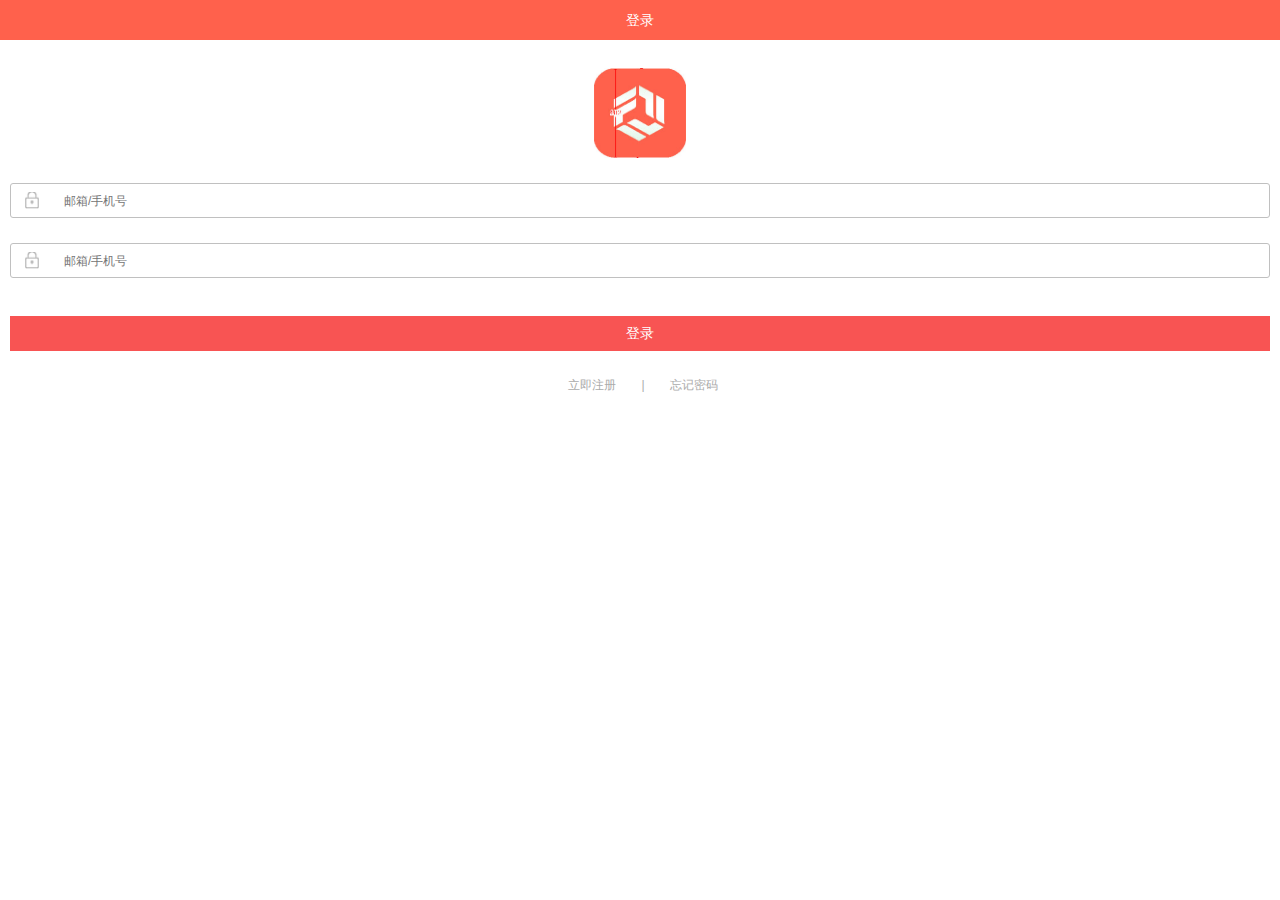
<file: login/index.html>
<!DOCTYPE html>
<html>
	<head>
		<meta charset="utf-8" />
		<meta name="viewport" content="initial-scale=1.0, maximum-scale=1.0, user-scalable=no" />
		<link rel="stylesheet" type="text/css" href="css/style.css"/>
		<title></title>
	</head>
	<body>
		<div class="wrapper">
			<header>
				<h1>登录</h1>
			</header>
			<section>
				<div class="banner">
					<img src="img/images/1_03.gif" />
				</div>
				<div><span><img src="img/images/six_03.gif"/></span><input type="text" placeholder="邮箱/手机号" id="ID"/></div>
				<div><span><img src="img/images/six_03.gif"/></span><input type="text" placeholder="邮箱/手机号"id="VAL"/></div>
				<button id="btn">登录</button>
				<p>立即注册<span>|</span>忘记密码</p>
			</section>
			<div id="popBox_1">
				<div id="popBox">
					<h1>恭喜您注册成功</h1>
					<span>确定</span>
				</div>
			</div>
			<div id="myDiv">
			</div>
		</div>
		
	</body>
</html>
<script src="js/jquery-3.1.1.js" type="text/javascript" charset="utf-8"></script>
<script type="text/javascript">
$(document).on("click","#btn",function()
{
	var ID=$("#ID").val();
	var VAL=$("#VAL").val();
	$.each(localStorage, function(i,val) {
		if(ID==i)
		{
			$("#popBox").css("display", "block");			
			$("#myDiv").css("display", "block");
			$("#popBox h1").html("登录成功");
		}
		else
		{
			$("#popBox").css("display", "block");
			$("#myDiv").css("display", "block");
			$("#popBox h1").html("登录失败");
		}
	});
	
})
</script>
</file>
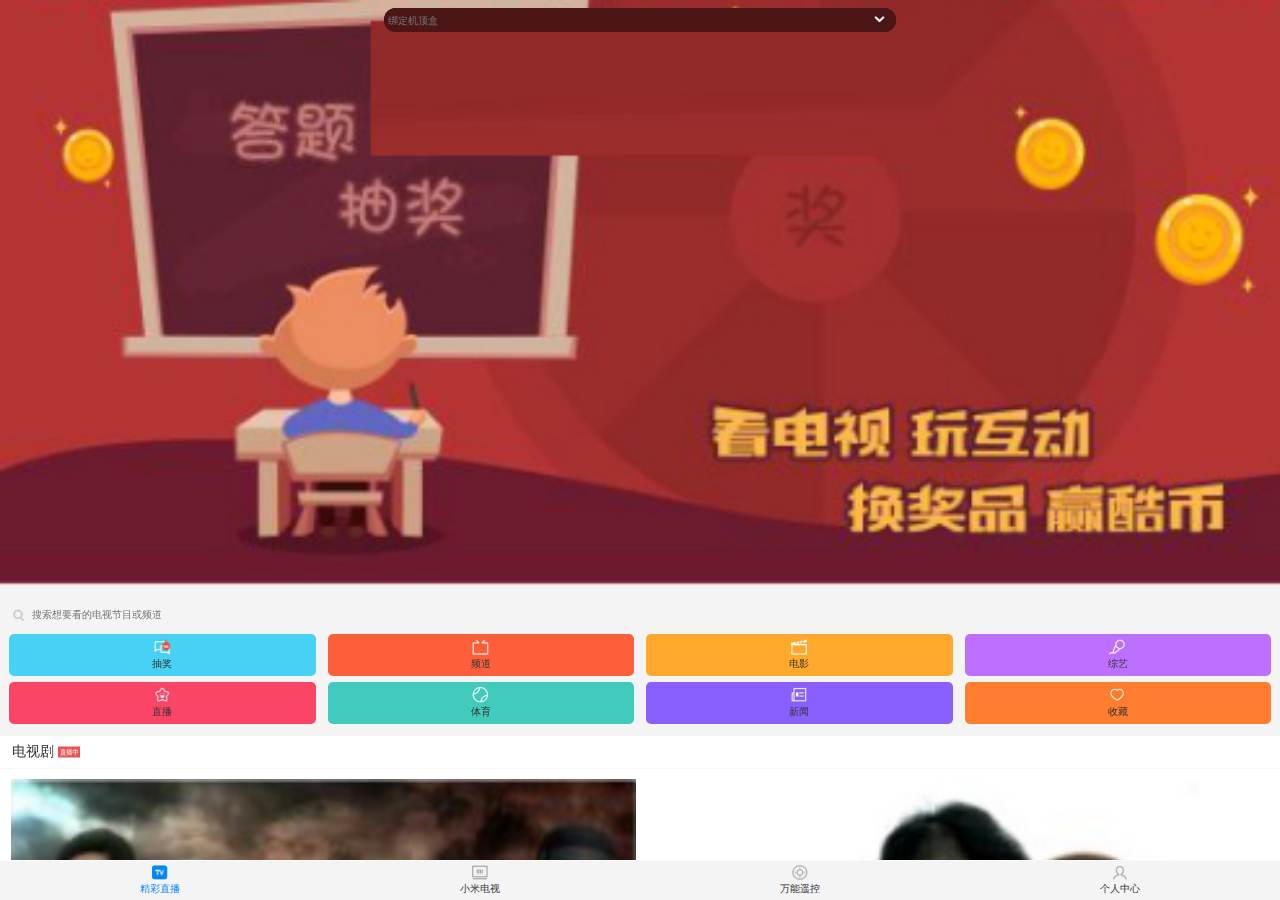
<file: yk/index.html>
<!DOCTYPE html>
<html>
<head>
    <meta charset="utf-8">
    <meta name="viewport" content="initial-scale=1.0, maximum-scale=1.0, user-scalable=no" />
    <title></title>
    <link rel="stylesheet" type="text/css" href="css/style.css"/>
    <link rel="stylesheet" type="text/css" href="css/swiper.min.css"/>
</head>
<body>
	<div class="quan">
		<header>
					<div class="h_da">
						<!--<img src="img/images/yue2_1_02.jpg" />-->
						<div class="swiper-container">
					        <div class="swiper-wrapper">
					            <div class="swiper-slide"><img src="img/images/yue2_1_02.jpg" /></div>
					            <div class="swiper-slide"><img src="img/images/yue2_1_02.jpg" /></div>
					            <div class="swiper-slide"><img src="img/images/yue2_1_02.jpg" /></div>
					            <div class="swiper-slide"><img src="img/images/yue2_1_02.jpg" /></div>
					            <div class="swiper-slide"><img src="img/images/yue2_1_02.jpg" /></div>
					            <div class="swiper-slide"><img src="img/images/yue2_1_02.jpg" /></div>
					            <div class="swiper-slide"><img src="img/images/yue2_1_02.jpg" /></div>
					   		 </div>
						</div>
					</div>
					<div class="h_ong">
							<h3><input type="text" placeholder="绑定机顶盒"/><img src="img/images/yue2_2_03.jpg"/></h3>
							
					</div>
					
				</header>
		<div class="wrap">
			<div class="wrap1">
				
				<section>
					<div>
					<div class="s_nav">
						<h2><img src="img/images/yue3_1_10.jpg"/></h2>
						<h3><input type="text" placeholder="搜索想要看的电视节目或频道"/></h3>
					</div>
					<div class="s_top">
						<dl style="background: #47d1f5;">
							<dt><img src="img/images/yue4_1_03.jpg"/></dt>
							<dd>抽奖</dd>
						</dl>
						<dl style="background:#fd5f3a ;">
							<dt><img src="img/images/yue4_1_05.jpg"/></dt>
							<dd>频道</dd>
						</dl>
						<dl style="background:#ffa82c ;">
							<dt><img src="img/images/yue4_1_07.jpg"/></dt>
							<dd>电影</dd>
						</dl>
						<dl style="background:#bd6fff ;">
							<dt><img src="img/images/yue4_1_09.jpg"/></dt>
							<dd>综艺</dd>
						</dl>
					</div>
					<div class="s_top">
						<dl style="background: #fa4566;">
							<dt><img src="img/images/yue4_1_15.jpg"/></dt>
							<dd>直播</dd>
						</dl>
						<dl style="background:#41cbbc ;">
							<dt><img src="img/images/yue4_1_16.jpg"/></dt>
							<dd>体育</dd>
						</dl>
						<dl style="background:#8960fe ;">
							<dt><img src="img/images/yue4_1_17.jpg"/></dt>
							<dd>新闻</dd>
						</dl>
						<dl style="background:#ff7d2f;">
							<dt><img src="img/images/yue4_1_18.jpg"/></dt>
							<dd>收藏</dd>
						</dl>
					</div>
					<div class="s_main">
						<h2>电视剧<img src="img/images/yue5_1_24.jpg"/></h2>
					</div>
					<div class="s_main1">
						<dl>
							<dt><img src="img/images/6_2_03.jpg"/></dt>
							<dd>下午剧场:战火中的兄弟</dd>
						</dl>
						<dl>
							<dt><img src="img/images/6_2_05.jpg"/></dt>
							<dd>下午剧场:卧底(26)</dd>
						</dl>
					</div>
					<div class="s_main1">
						<dl>
							<dt><img src="img/images/6_2_03.jpg"/></dt>
							<dd>下午剧场:战火中的兄弟</dd>
						</dl>
						<dl>
							<dt><img src="img/images/6_2_05.jpg"/></dt>
							<dd>下午剧场:卧底(26)</dd>
						</dl>
					</div>
					</div>
				</section>
			</div>
			<div class="wrap2" style="font-size: 30px;">22222精彩直播</div>
			<div class="wrap3" style="font-size: 30px;">
				333333精彩直播
			</div>
			<div class="wrap4" style="font-size: 30px;">44444精彩直播</div>
		</div>
		<footer>
			<dl class="yan">
				<dt><img src="img/images/yue_1_07.jpg"/></dt>
				<dd>精彩直播</dd>
			</dl>
			<dl>
				<dt><img src="img/images/yue_1_05.jpg"/></dt>
				<dd>小米电视</dd>
			</dl>
			<dl>
				<dt><img src="img/images/yue_1_03.jpg"/></dt>
				<dd>万能遥控</dd>
			</dl>
			<dl>
				<dt><img src="img/images/yue_1_09.jpg"/></dt>
				<dd>个人中心</dd>
			</dl>
		</footer>
	</div>
</body>
<script src="js/jquery-3.1.1.js"></script>
<script src="js/swiper.min.js"></script>
<script src="js/iscroll.js"></script>
<script>
var myscroll=new IScroll(".quan .wrap .wrap1 section",{
					scrollbars:true,
					disableMouse:true,
					disablePointer:true,
					scrollbars:'custom'
				});
var swiper = new Swiper('.swiper-container', {
        pagination: '.swiper-pagination',
        nextButton: '.swiper-button-next',
        prevButton: '.swiper-button-prev',
        paginationClickable: true,
//      spaceBetween: 30,
        centeredSlides: true,
        autoplay: 2500,
        autoplayDisableOnInteraction: false
    });
	$(function(){
		$(".quan footer dl").click(function(){
			$(this).addClass("yan").siblings().removeClass("yan");
			$(".quan .wrap>div").eq($(this).index()).show().siblings().hide();
		})
	})
</script>
</html>
</file>
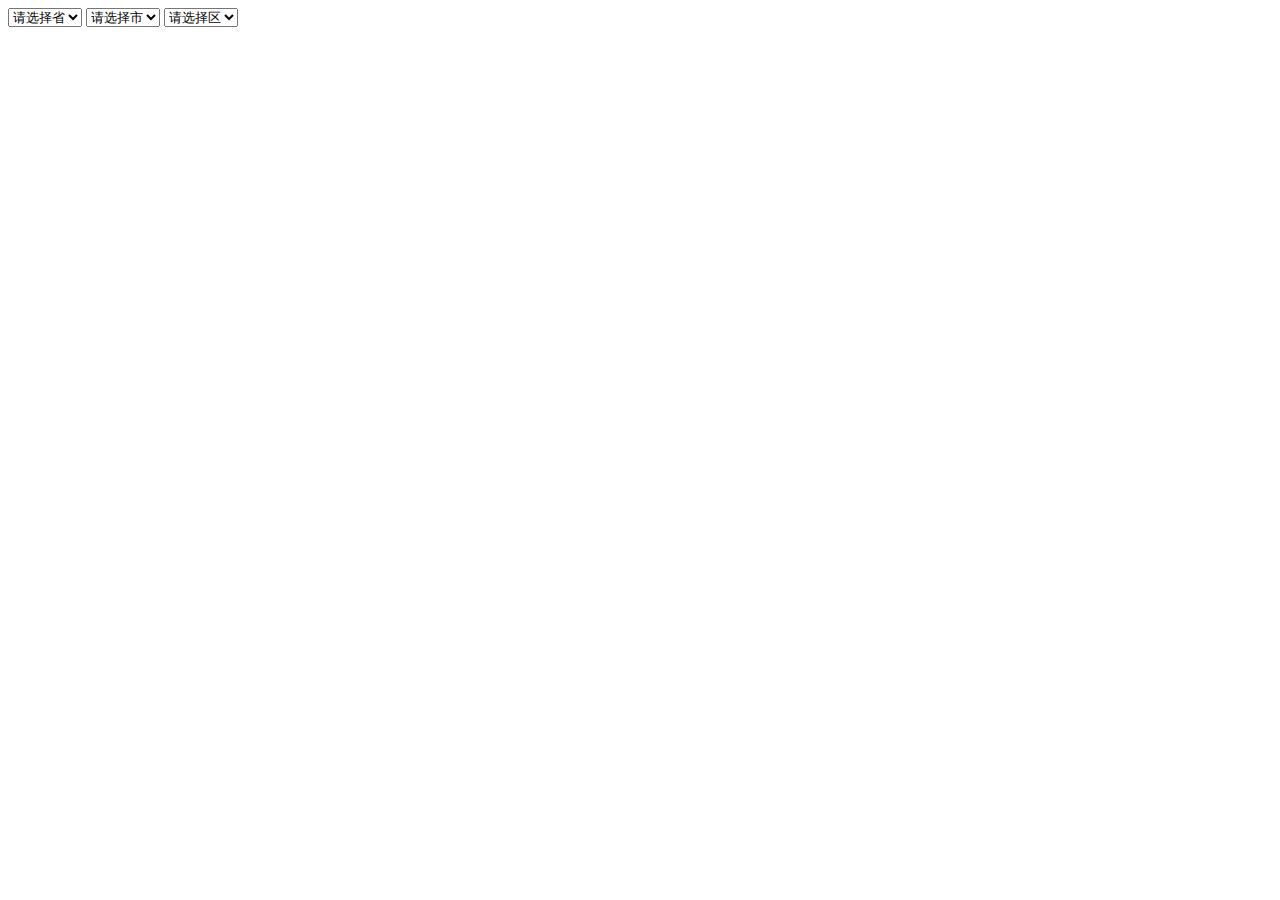
<file: 二级联动/index.html>
<!DOCTYPE html>
<html>
<head>
	<meta charset="UTF-8">
	<title>Document</title>
	<script src="js/jquery-3.1.1.js"></script>
</head>
<body>
	<select name="" id="aa" >
  	   <option value="">请选择省</option>  	
	</select>
	<select name="" id="bb">
		<option value="">请选择市</option>
	</select>
     <select name="" id="cc">
		<option value="">请选择区</option>
	</select>
	<script>
    $(function(){
       function getcity(){
       	$.ajax({
       		type:'get',
       		url:'json/city.json',
       		dataType:'json',
            success:function(data){
             city=data.citylist;
             $.each(city,function(k,v){
              $('#aa').append('<option>'+v.p+'</option>');  
             })  
            } 
       	})
       }
       getcity();
       $('#aa').change(function(){
       	$('#bb').html('<option>请选择</option>');
       	$val=$(this).val();
       	$.each(city,function(_k,_v){
           if($val==_v.p){
           	citys=_v.c;	
             $.each(citys,function(i,is){
               $('#bb').append('<option>'+is.n+'</option>');  
             }) 
           } 
       	})
       })
        $('#bb').change(function(){
       	$('#cc').html('<option>请选择</option>');
       	$v=$(this).val();
       	console.log($v);
          $.each(citys,function(_i,_s){

            if($v==_s.n){
            	citya=_s.a;
            	console.log(citya);
            	$.each(citya,function(kk,vv){
                    $('#cc').append('<option>'+vv.s+'</option>'); 
            	})
            }
       	})
       })
    })  
     
	</script>
</body>
</html>
</file>
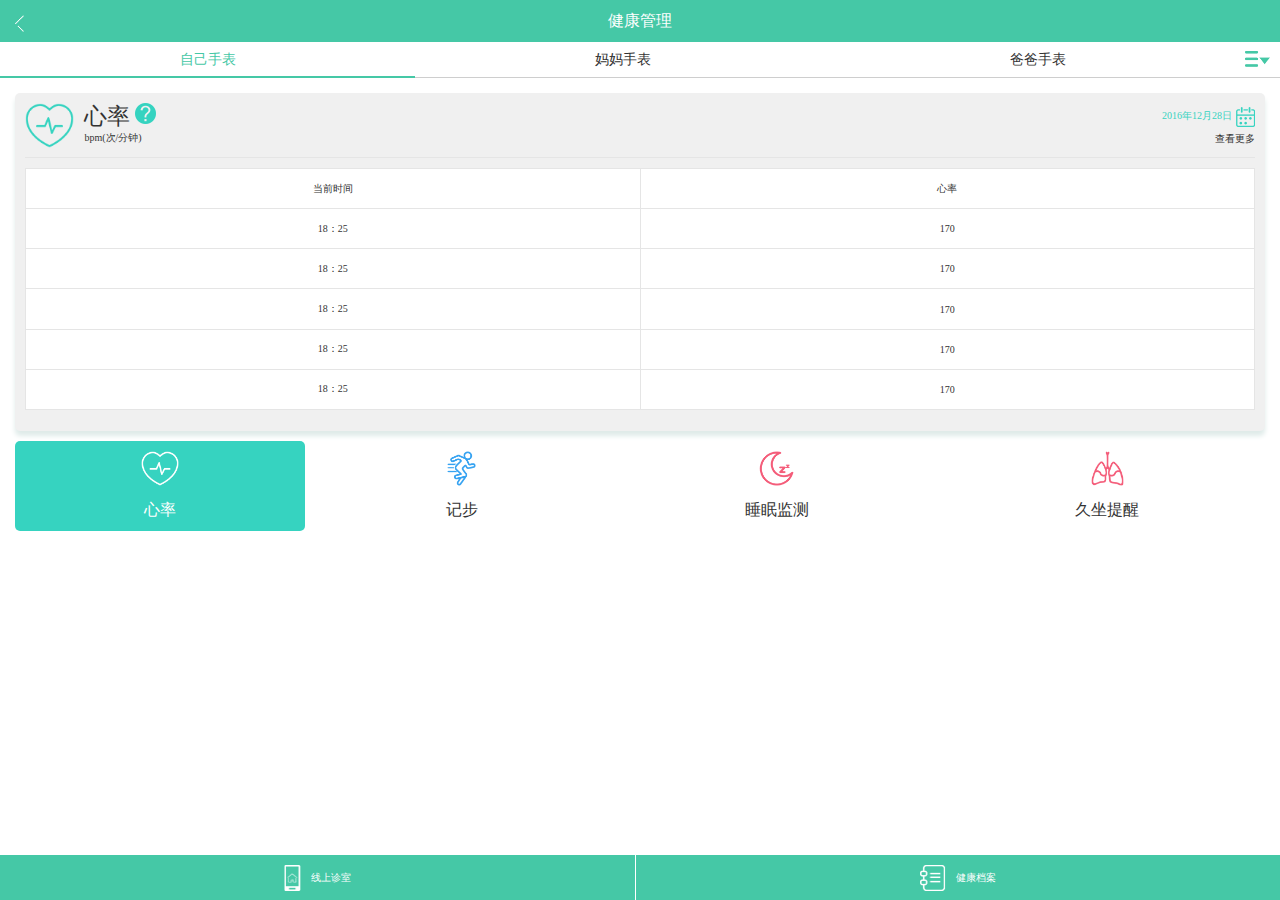
<file: 健康检测/index.html>
<!DOCTYPE html>
<html>
<head>
    <meta charset="utf-8">
    <meta name="viewport" content="initial-scale=1.0, maximum-scale=1.0, user-scalable=no" />
    <title></title>
    <link rel="stylesheet" type="text/css" href="css/style.css"/>
    <script type="text/javascript">
    	
   		document.addEventListener('plusready', function(){
   			//console.log("所有plus api都应该在此事件发生后调用，否则会出现plus is undefined。"
   			
   		});
   		
    </script>
</head>
<body>
	<div class="wrap">
		<header>
			<h2><img src="img/1_2_03.png"/></h2>
			<h3>健康管理</h3>
		</header>
		<section>
			<div class="s_top">
				<ul>
					<li class="t_first">自己手表<span></span></li>
					<li>妈妈手表<span></span></li>
					<li>爸爸手表<span></span></li>
				</ul>
				<div class="t_1"><img src="img/禄冬/下拉(2)@2x.png"/></div>
			</div>
			<div class="main">
				<div class="ccc">
					<div class="m_one">
						<div class="m_one_o">
							<div class="o_1">
								<dl>
									<dt><img src="img/xin1_03.png"/></dt>
									<dd>
										<h2>心率<img src="img/禄冬/问号@2x.png"/></h2>
										<h3>bpm(次/分钟)</h3>
									</dd>
								</dl>
								<div class="o_2">
									<h4>2016年12月28日<img src="img/禄冬/日历@2x.png"/></h4>
									<h5>查看更多</h5>
								</div>
							</div>
							<div class="o_3">
								<table>
									<tr>
										<td>当前时间</td>
										<td>心率</td>
									</tr>
									<tr>
										<td>18：25</td>
										<td>170</td>
									</tr>
									<tr>
										<td>18：25</td>
										<td>170</td>
									</tr>
									<tr>
										<td>18：25</td>
										<td>170</td>
									</tr>
									<tr>
										<td>18：25</td>
										<td>170</td>
									</tr>
									<tr>
										<td>18：25</td>
										<td>170</td>
									</tr>
								</table>
							</div>
						</div>
						<div>
							<div class="o_1">
								<dl>
									<dt><img src="img/bu1_03.png"/></dt>
									<dd>
										<h2>记步<img src="img/禄冬/问号@2x.png"/></h2>
										<h3>bpm(次/分钟)</h3>
									</dd>
								</dl>
								<div class="o_2">
									<h4>2016年12月28日<img src="img/禄冬/日历@2x.png"/></h4>
									<h5>查看更多</h5>
								</div>
							</div>
							<div class="o_3">
								<table>
									<tr>
										<td>当前时间</td>
										<td>记步</td>
									</tr>
									<tr>
										<td>18：25</td>
										<td>170</td>
									</tr>
								</table>
							</div>
						</div>
						<div>
							<div class="o_1">
								<dl>
									<dt><img src="img/shui1_06.png"/></dt>
									<dd>
										<h2>睡眠监测<img src="img/禄冬/问号@2x.png"/></h2>
										<h3>bpm(次/分钟)</h3>
									</dd>
								</dl>
								<div class="o_2">
									<h4>2016年12月28日<img src="img/禄冬/日历@2x.png"/></h4>
									<h5>查看更多</h5>
								</div>
							</div>
							<div class="o_3">
								<table>
									<tr>
										<td>当前时间</td>
										<td>睡眠监测</td>
									</tr>
									<tr>
										<td>18：25</td>
										<td>170</td>
									</tr>
									<tr>
										<td>18：25</td>
										<td>170</td>
									</tr>
									<tr>
										<td>18：25</td>
										<td>170</td>
									</tr>
									<tr>
										<td>18：25</td>
										<td>170</td>
									</tr>
									<tr>
										<td>18：25</td>
										<td>170</td>
									</tr>
								</table>
							</div>
						</div>
						<div>
							<div class="o_1">
								<dl>
									<dt><img src="img/jiuzuo1_12.png"/></dt>
									<dd>
										<h2>久坐提醒<img src="img/禄冬/问号@2x.png"/></h2>
										<h3>bpm(次/分钟)</h3>
									</dd>
								</dl>
								<div class="o_2">
									<h4>2016年12月28日<img src="img/禄冬/日历@2x.png"/></h4>
									<h5>查看更多</h5>
								</div>
							</div>
							<div class="o_3">
								<table>
									<tr>
										<td>当前时间</td>
										<td>久坐提醒</td>
									</tr>
									<tr>
										<td>18：25</td>
										<td>170</td>
									</tr>
									<tr>
										<td>18：25</td>
										<td>170</td>
									</tr>
									<tr>
										<td>18：25</td>
										<td>170</td>
									</tr>
									<tr>
										<td>18：25</td>
										<td>170</td>
									</tr>
									<tr>
										<td>18：25</td>
										<td>170</td>
									</tr>
								</table>
							</div>
						</div>
					</div>
					<div class="m_one1">
						<dl class="bbb">
							<dt><img src="img/xin2_18.png" data-Src='img/xin2_18.png'/></dt>
							<dd>心率</dd>
						</dl>
						<dl>
							<dt><img src="img/bu1_03.png" data-Src='img/bu2_18.png'/></dt>
							<dd>记步</dd>
						</dl>
						<dl>
							<dt><img src="img/shui1_06.png" data-Src='img/shui2_19.png'/></dt>
							<dd>睡眠监测</dd>
						</dl>
						<dl>
							<dt><img src="img/jiuzuo1_12.png" data-Src='img/jiuzuo2_21.png'/></dt>
							<dd>久坐提醒</dd>
						</dl>
					</div>
				</div>
				<div class="ccc" style="background: green; color: white; font-size: 30px;">这真的是他妈的</div>
				<div class="ccc" style="background: yellow; color:black; font-size: 30px;">这真是他爸的</div>
			</div>
		</section>
		<footer>
			<ul>
				<li><img src="img/1_3_03.png">线上诊室</li>
				<li><img src="img/1_3_05.png"/>健康档案</li>
			</ul>
		</footer>
	</div>
</body>
<script src="js/jquery-3.1.1.js"></script>
<script>
var arr=['xin1_03','bu1_03','shui1_06','jiuzuo1_12'];
	$('.s_top ul li').on('click',function(){
		$(this).addClass('t_first').siblings().removeClass('t_first');
		$('.main .ccc').hide().eq($(this).index()).show();
	})
	$('.m_one1 dl').on('click',function(){
		$.each($('.m_one1 dl'), function(i,v) {
			$('.m_one1 dl').eq(i).find('img').attr('src',"img/"+arr[i]+".png");
		});
		$(this).addClass('bbb').siblings().removeClass('bbb');
		$('.ccc .m_one>div').eq($(this).index()).show().siblings().hide();
		var imgDataSrc = $(this).find('img').attr('data-Src');
		$(this).find('img').attr('src',imgDataSrc);
	})
</script>
</html>
</file>
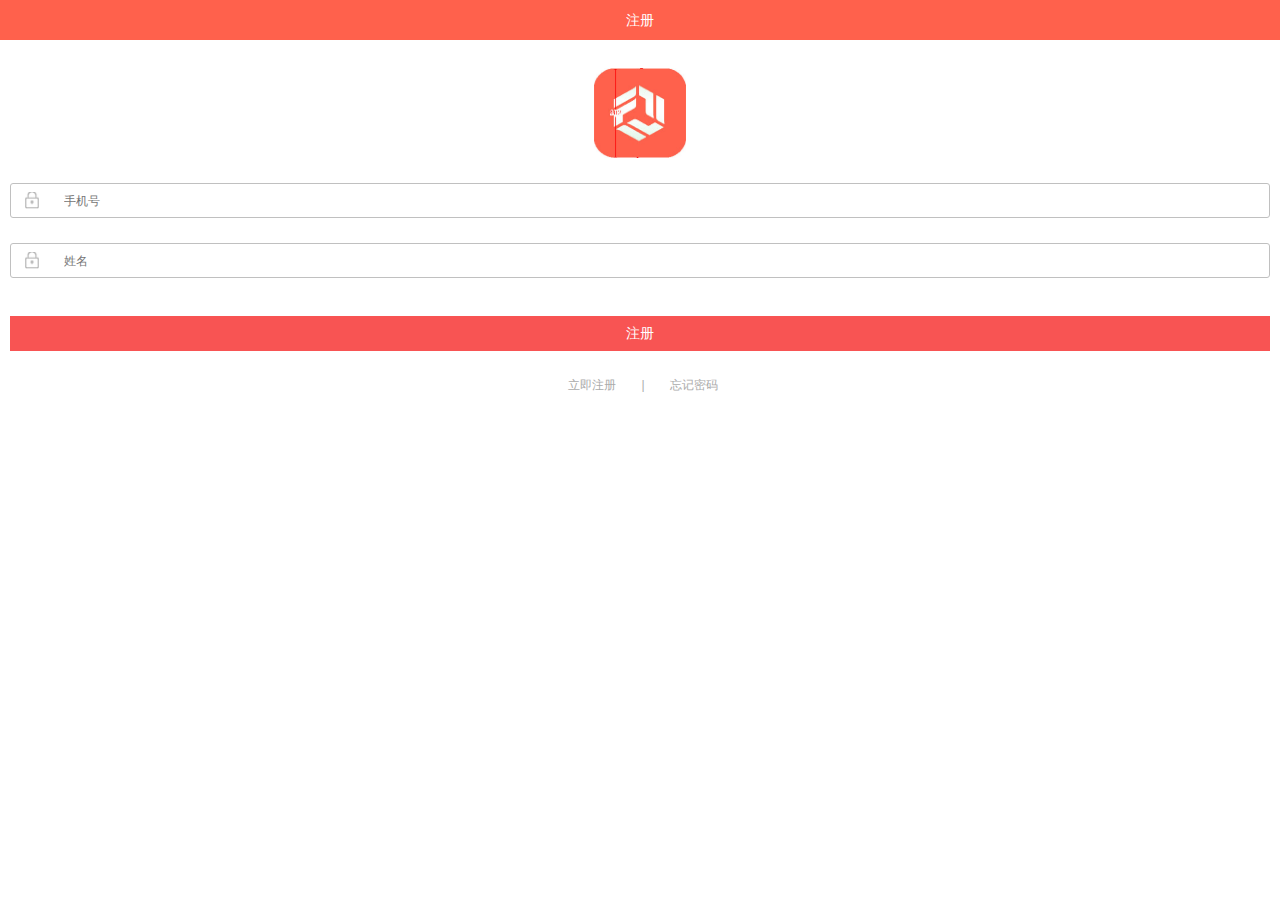
<file: login/demo.html>
<!DOCTYPE html>
<html>
	<head>
		<meta charset="utf-8" />
		<meta name="viewport" content="initial-scale=1.0, maximum-scale=1.0, user-scalable=no" />
		<link rel="stylesheet" type="text/css" href="css/style.css"/>
		<title></title>
	</head>
	<body>
		<div class="wrapper">
			<header>
				<h1>注册</h1>
			</header>
			<section>
				<div class="banner">
					<img src="img/images/1_03.gif" />
				</div>
				<div><span><img src="img/images/six_03.gif"/></span><input type="text" placeholder="手机号" id="ID"/></div>
				<div><span><img src="img/images/six_03.gif"/></span><input type="text" placeholder="姓名" id="VAL"/></div>
				<button id="btn">注册</button>
				<p>立即注册<span>|</span>忘记密码</p>
			</section>
			<div id="popBox_1">
				<div id="popBox">
					<h1>恭喜您注册成功</h1>
					<span>确定</span>
				</div>
			</div>
			<div id="myDiv">
			</div>
		</div>
		
	</body>
	
</html>
<script src="js/jquery-3.1.1.js" type="text/javascript" charset="utf-8"></script>
<script type="text/javascript">
$(document).on("click","#btn",function()
{
	var ID=$("#ID").val();
	var VAL=$("#VAL").val();
	$.each(localStorage, function(i,val) {
		if(ID==i)
		{
			$("#popBox").css("display", "block");			
			$("#myDiv").css("display", "block");
			$("#popBox h1").html("用户名已经存在");
				window.location.href="demo.html";
		}
		else
		{
			$("#popBox").css("display", "block");
			$("#myDiv").css("display", "block");
			localStorage.setItem(ID,VAL);
			$("#popBox span").click(function()
			{
				window.location.href="index.html";
			})
		}
	});
	
})
</script>
</file>
<file: login/css/style.css>
@import url("reset.css");
html,
body,
.wrapper {
  width: 100%;
  height: 100%;
  background: #ffffff;
}
html {
  font-size: 62.5%;
}
.wrapper {
  display: -webkit-box;
  -webkit-box-orient: vertical;
  position: relative;
}
.wrapper header {
  width: 100%;
  height: 40px;
  background: #ff614c;
  position: relative;
}
.wrapper header h1 {
  width: 100%;
  height: 40px;
  background: none;
  color: white;
  font-size: 14px;
  text-align: center;
  line-height: 40px;
}
.wrapper section {
  -webkit-box-flex: 1;
  padding: 28px 10px 0 10px;
  box-sizing: border-box;
}
.wrapper section .banner {
  width: 100%;
  height: auto;
  background: none;
  text-align: center;
}
.wrapper section .banner img {
  width: 9.2rem;
  height: 9rem;
  background: none;
}
.wrapper section div {
  background: pink;
  width: 100%;
  height: 35px;
  background: 0;
  position: relative;
  margin-bottom: 25px;
}
.wrapper section div span {
  position: absolute;
  left: 15px;
  top: 7.5px;
}
.wrapper section div span img {
  width: 14px;
  height: 17px;
  background: 0;
}
.wrapper section div input {
  width: 100%;
  height: 100%;
  background: none;
  border: none;
  border: 1px solid #c0c0c0;
  padding-left: 53px;
  box-sizing: border-box;
  border-radius: 3px;
  outline: none;
}
.wrapper section button {
  width: 100%;
  height: 35px;
  background: #f85453;
  border: none;
  margin-top: 13px;
  font-size: 14px;
  color: white;
}
.wrapper section button a {
  color: white;
}
.wrapper section p {
  margin-top: 25px;
  padding-left: 6px;
  text-align: center;
  color: #ababab;
}
.wrapper section p span {
  margin: 0 2.5rem;
}
#popBox_1 {
  width: 100%;
  padding: 3rem;
  box-sizing: border-box;
}
#popBox_1 #popBox {
  height: 197px;
  width: 80%;
  background: red;
  opacity: 1;
  position: absolute;
  top: 220px;
  display: none;
  z-index: 1500;
}
#popBox_1 #popBox h1 {
  font-size: 16px;
  text-align: center;
  color: white;
  margin-top: 55px;
}
#popBox_1 #popBox span {
  display: block;
  font-size: 16px;
  text-align: center;
  margin-top: 44px;
  padding: 10px 24px;
  background: #fef4f3;
}
#myDiv {
  height: 100%;
  width: 100%;
  background: black;
  opacity: 0.5;
  position: absolute;
  top: 0;
  left: 0;
  display: none;
}
</file>
<file: yk/css/style.css>
@import url(reset.css);
html,
body,
.quan {
  width: 100%;
  height: 100%;
  background: 0;
}
html {
  font-size: 62.5%;
}
.quan {
  display: -webkit-box;
  -webkit-box-orient: vertical;
}
.quan header {
  width: 100%;
  height: auto;
  background: #f4f4f4;
}
.quan header .h_da {
  width: 100%;
  height: auto;
  background: none;
  position: relative;
}
.quan header .h_da img {
  width: 100%;
  height: auto;
  background: none;
}
.quan header .h_ong {
  position: absolute;
  top: 0.8rem;
  left: 30%;
  width: 40%;
  height: 2.4rem;
  background: #4d1616;
  z-index: 999;
  border-radius: 20px;
}
.quan header .h_ong h3 {
  width: 100%;
  height: 2.4rem;
  background: #4d1616;
  border-radius: 20px;
  position: relative;
}
.quan header .h_ong h3 img {
  width: auto;
  height: 0.7rem;
  background: none;
  position: absolute;
  top: 0.8rem;
  right: 1rem;
}
.quan header .h_ong h3 input {
  width: 100%;
  height: 2.4rem;
  background: #4d1616;
  padding-left: 0.4rem;
  box-sizing: border-box;
  outline: none;
  border: none;
  border-radius: 20px;
}
.quan .wrap {
  width: 100%;
  height: auto;
  background: none;
  display: -webkit-box;
  -webkit-box-orient: horizontal;
  -webkit-box-flex: 1;
  overflow: hidden;
}
.quan .wrap .wrap3 {
  width: 100%;
  height: auto;
  background: none;
}
.quan .wrap .wrap2 {
  width: 100%;
  height: auto;
  background: none;
}
.quan .wrap .wrap1 {
  width: 100%;
  height: auto;
  background: none;
  display: -webkit-box;
  -webkit-box-orient: vertical;
}
.quan .wrap .wrap1 section {
  -webkit-box-flex: 1;
  background: #f4f4f4;
  overflow: auto;
}
.quan .wrap .wrap1 section::-webkit-scrollbar {
  width: 0;
}
.quan .wrap .wrap1 section .s_nav {
  display: -webkit-box;
  -webkit-box-orient: horizontal;
  width: 100%;
  height: 2.7rem;
  background: none;
  margin-top: 1.3rem;
}
.quan .wrap .wrap1 section .s_nav h2 {
  width: 3.2rem;
  height: 2.7rem;
  background: none;
  padding-top: 0.8rem;
  padding-left: 1.3rem;
  box-sizing: border-box;
}
.quan .wrap .wrap1 section .s_nav h2 img {
  width: auto;
  height: 1.2rem;
  background: none;
}
.quan .wrap .wrap1 section .s_nav h3 {
  -webkit-box-flex: 1;
  width: 100%;
  height: 2.7rem;
  background: none;
}
.quan .wrap .wrap1 section .s_nav h3 input {
  width: 100%;
  height: 2.7rem;
  background: none;
  border: none;
  outline: none;
}
.quan .wrap .wrap1 section .s_top {
  width: 100%;
  height: auto;
  background: none;
  display: -webkit-box;
  -webkit-box-orient: horizontal;
  margin-top: 0.6rem;
  padding: 0 0.3rem;
  box-sizing: border-box;
}
.quan .wrap .wrap1 section .s_top dl {
  -webkit-box-flex: 1;
  text-align: center;
  margin: 0 0.6rem;
  padding: 0.5rem 0;
  box-sizing: border-box;
  border-radius: 5px;
}
.quan .wrap .wrap1 section .s_top dl dt img {
  width: auto;
  height: 1.6rem;
  background: none;
}
.quan .wrap .wrap1 section .s_main {
  width: 100%;
  height: 3.3rem;
  background: #ffffff;
  display: -webkit-box;
  -webkit-box-orient: horizontal;
  margin-top: 1.2rem;
  border-bottom: 1px solid #f7f7f7;
}
.quan .wrap .wrap1 section .s_main h2 {
  line-height: 3.2rem;
  padding-left: 1.2rem;
  box-sizing: border-box;
  font-size: 1.4rem;
}
.quan .wrap .wrap1 section .s_main h2 img {
  width: 2.2rem;
  height: 1.2rem;
  background: none;
  vertical-align: middle;
  margin-left: 0.4rem;
}
.quan .wrap .wrap1 section .s_main1 {
  width: 100%;
  height: auto;
  background: #ffffff;
  display: -webkit-box;
  -webkit-box-orient: horizontal;
  padding: 1rem 0.7rem;
  box-sizing: border-box;
}
.quan .wrap .wrap1 section .s_main1 dl {
  -webkit-box-flex: 1;
  margin: 0 0.4rem;
}
.quan .wrap .wrap1 section .s_main1 dl dt {
  width: 100%;
  height: auto;
  background: none;
}
.quan .wrap .wrap1 section .s_main1 dl dt img {
  width: 100%;
  height: auto;
  background: none;
}
.quan .wrap .wrap1 section .s_main1 dl dd {
  padding-top: 0.3rem;
  box-sizing: border-box;
}
.quan .wrap .wrap4 {
  width: 100%;
  height: auto;
  background: none;
}
.quan footer {
  width: 100%;
  height: 4rem;
  background: #f4f4f4;
  border-top: 1px solid #fafafa;
  display: -webkit-box;
  -webkit-box-orient: horizontal;
}
.quan footer .yan dd {
  color: #0187fa;
}
.quan footer dl {
  -webkit-box-flex: 1;
  text-align: center;
  padding-top: 0.4rem;
  box-sizing: border-box;
}
.quan footer dl dt img {
  width: auto;
  height: 1.5rem;
  background: none;
}
</file>
<file: 健康检测/css/style.css>
@import url(reset.css);
html,
body,
.wrap {
  width: 100%;
  height: 100%;
  background: 0;
}
html {
  font-size: 62.5%;
}
.wrap {
  display: -webkit-box;
  -webkit-box-orient: vertical;
  overflow: hidden;
}
.wrap header {
  display: -webkit-box;
  -webkit-box-orient: horizontal;
  width: 100%;
  height: 4.2rem;
  background: #45c8a6;
  position: relative;
}
.wrap header h2 {
  position: absolute;
  top: 1.5rem;
  left: 1.5rem;
}
.wrap header h2 img {
  width: 9px;
  height: auto;
  background: none;
}
.wrap header h3 {
  -webkit-box-flex: 1;
  text-align: center;
  color: white;
  font-size: 1.6rem;
  line-height: 4.2rem;
}
.wrap section {
  -webkit-box-flex: 1;
  overflow-y: auto ;
  display: -webkit-box;
  -webkit-box-orient: vertical;
}
.wrap section .main {
  -webkit-box-flex: 1;
  display: -webkit-box;
  -webkit-box-orient: horizontal;
}
.wrap section .main .ccc {
  width: 100%;
  padding: 15px;
  box-sizing: border-box;
  display: none;
}
.wrap section .main .ccc:nth-child(1) {
  display: block;
}
.wrap section .main .ccc .m_one {
  width: 100%;
  height: 338px;
  background: #f0f0f0;
  border-radius: 5px;
  box-shadow: 0 5px 5px #dfebe9;
  display: -webkit-box;
  -webkit-box-orient: horizontal;
}
.wrap section .main .ccc .m_one > div {
  width: 100%;
  display: none;
  padding: 10px;
}
.wrap section .main .ccc .m_one .o_1 {
  width: 100%;
  height: 55px;
  background: none;
  border-bottom: 1px solid #e5e5e5;
  display: -webkit-box;
  -webkit-box-orient: horizontal;
}
.wrap section .main .ccc .m_one .o_1 .o_2 {
  text-align: right;
  width: 120px;
  height: 55px;
  background: none;
}
.wrap section .main .ccc .m_one .o_1 .o_2 h4 {
  color: #36d3c0;
  margin-top: 4px;
}
.wrap section .main .ccc .m_one .o_1 .o_2 h4 img {
  width: auto;
  height: 20px;
  background: none;
  vertical-align: middle;
  margin-left: 4px;
}
.wrap section .main .ccc .m_one .o_1 .o_2 h5 {
  margin-top: 5px;
}
.wrap section .main .ccc .m_one .o_1 dl {
  -webkit-box-flex: 1;
  display: -webkit-box;
  -webkit-box-orient: horizontal;
}
.wrap section .main .ccc .m_one .o_1 dl dt img {
  width: auto;
  height: 45px;
  background: none;
  margin-right: 10px;
}
.wrap section .main .ccc .m_one .o_1 dl dd h2 {
  font-size: 2.3rem;
  line-height: 2.8rem;
}
.wrap section .main .ccc .m_one .o_1 dl dd h2 img {
  width: auto;
  height: 21px;
  background: none;
  margin-left: 5px;
}
.wrap section .main .ccc .m_one .o_3 {
  height: 242px;
  margin-top: 10px;
  background: white;
}
.wrap section .main .ccc .m_one .o_3 table {
  width: 100%;
  height: 100%;
  background: none;
  text-align: center;
}
.wrap section .main .ccc .m_one .o_3 table td {
  width: 50%;
  height: auto;
  background: none;
  border: 1px solid #e5e5e5;
}
.wrap section .main .ccc .m_one .m_one_o {
  display: block;
  display: -webkit-box;
  -webkit-box-orient: vertical;
}
.wrap section .main .ccc .m_one1 {
  display: -webkit-box;
  -webkit-box-orient: horizontal;
}
.wrap section .main .ccc .m_one1 dl {
  -webkit-box-flex: 1;
  text-align: center;
  margin-right: 15px;
  margin-top: 10px;
  font-size: 1.6rem;
}
.wrap section .main .ccc .m_one1 dl:nth-child(4) {
  margin-right: 0;
}
.wrap section .main .ccc .m_one1 dl img {
  width: auto;
  height: 35px;
  background: none;
}
.wrap section .main .ccc .m_one1 dl dt {
  padding-top: 10px;
}
.wrap section .main .ccc .m_one1 dl dd {
  padding: 10px 0;
}
.wrap section .main .ccc .m_one1 .bbb {
  background: #36d3c0;
  color: white;
  border-radius: 5px;
}
.wrap section .s_top {
  width: 100%;
  height: 36px;
  background: none;
  display: -webkit-box;
  -webkit-box-orient: horizontal;
  border-bottom: 1px solid #cecece;
}
.wrap section .s_top ul {
  display: -webkit-box;
  -webkit-box-orient: horizontal;
  -webkit-box-flex: 1;
}
.wrap section .s_top ul li {
  -webkit-box-flex: 1;
  text-align: center;
  line-height: 35px;
  font-size: 1.4rem;
  position: relative;
}
.wrap section .s_top ul li span {
  display: inline-block;
  width: 100%;
  height: 2px;
  background: #45c8a6;
  position: absolute;
  left: 0;
  bottom: -1px;
  display: none;
}
.wrap section .s_top ul .t_first {
  color: #45c8a6;
}
.wrap section .s_top ul .t_first span {
  display: block;
}
.wrap section .s_top .t_1 {
  width: 3.5rem;
  height: 36px;
  background: none;
}
.wrap section .s_top .t_1 img {
  width: auto;
  height: 16px;
  background: none;
  margin-top: 0.9rem;
}
.wrap footer {
  width: 100%;
  height: 4.5rem;
  background: #45c8a6;
}
.wrap footer ul {
  display: -webkit-box;
  -webkit-box-orient: horizontal;
}
.wrap footer ul li {
  -webkit-box-flex: 1;
  text-align: center;
  line-height: 4.5rem;
  color: white;
}
.wrap footer ul li img {
  width: auto;
  height: 27px;
  background: none;
  margin-right: 10px;
  vertical-align: middle;
}
.wrap footer ul li:nth-child(2) {
  border-left: 1px solid white;
}
</file>
